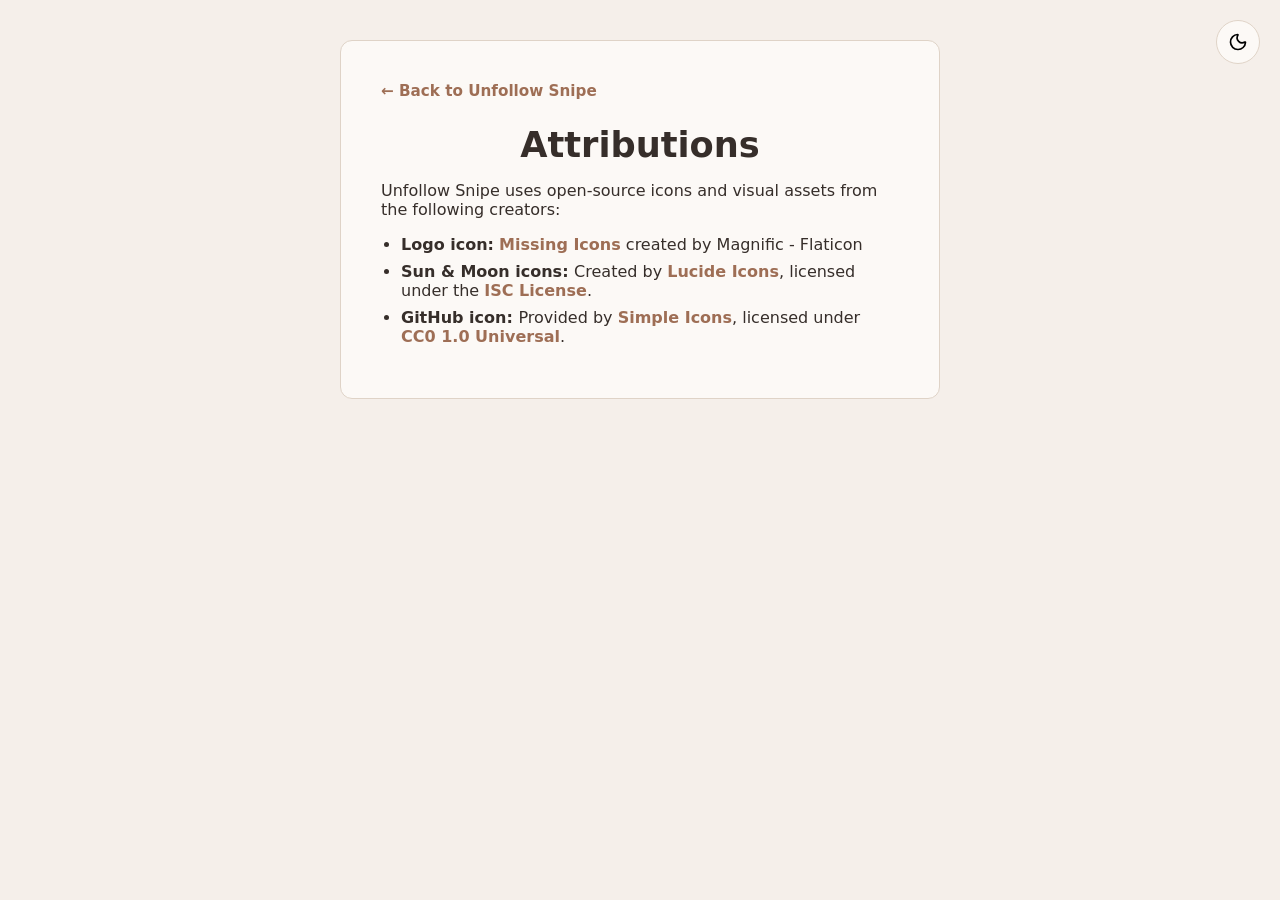
<file: attributions.html>
<!DOCTYPE html>
<html lang="en">

<head>
    <meta charset="UTF-8">
    <meta name="viewport" content="width=device-width, initial-scale=1.0">
    <meta name="theme-color" content="#885341">
    <link rel="icon" type="image/x-icon" href="assets/img/logo.png">
    <title>Attributions - Unfollow Snipe</title>

    <link rel="canonical" href="https://unfollowsnipe.com/attributions.html">

    <script type="text/javascript" src="assets/js/theme.js"></script>

    <link rel="stylesheet" href="assets/css/style.css">
    <link rel="stylesheet" href="assets/css/privacy-screen.css">
    <link rel="stylesheet" href="assets/css/layout.css">

    <!-- PWA Manifest & Theme Color -->
    <link rel="manifest" href="manifest.json">
    <meta name="theme-color" content="#885341">

    <!-- iOS Safari PWA Support -->
    <meta name="mobile-web-app-capable" content="yes">
    <meta name="apple-mobile-web-app-capable" content="yes">
    <meta name="apple-mobile-web-app-status-bar-style" content="default">
    <meta name="apple-mobile-web-app-title" content="Unfollow Snipe">
    <link rel="apple-touch-icon" href="assets/img/logo.png">
</head>

<body style="max-width: 600px; margin: 0 auto; padding: 40px 20px;">

    <main class="legal-container">
        <a href="./" class="back-link">← Back to Unfollow Snipe</a>

        <h1>Attributions</h1>
        <p>Unfollow Snipe uses open-source icons and visual assets from the following creators:</p>

        <ul>
            <li>
                <strong>Logo icon:</strong>
                <a href="https://www.flaticon.com/free-icons/missing" title="missing icons" target="_blank"
                    rel="noopener noreferrer">Missing Icons</a>
                created by Magnific - Flaticon</a>
            </li>
            <li>
                <strong>Sun & Moon icons: </strong>
                Created by <a href="https://lucide.dev/" target="_blank" rel="noopener noreferrer">Lucide Icons</a>,
                licensed under the <a href="https://opensource.org/licenses/ISC" target="_blank"
                    rel="noopener noreferrer">ISC License</a>.
            </li>
            <li>
                <strong>GitHub icon: </strong>
                Provided by <a href="https://simpleicons.org/" target="_blank" rel="noopener noreferrer">Simple
                    Icons</a>,
                licensed under <a href="https://creativecommons.org/publicdomain/zero/1.0/" target="_blank"
                    rel="noopener noreferrer">CC0 1.0 Universal</a>.
            </li>
        </ul>
    </main>

</body>

</html>
</file>
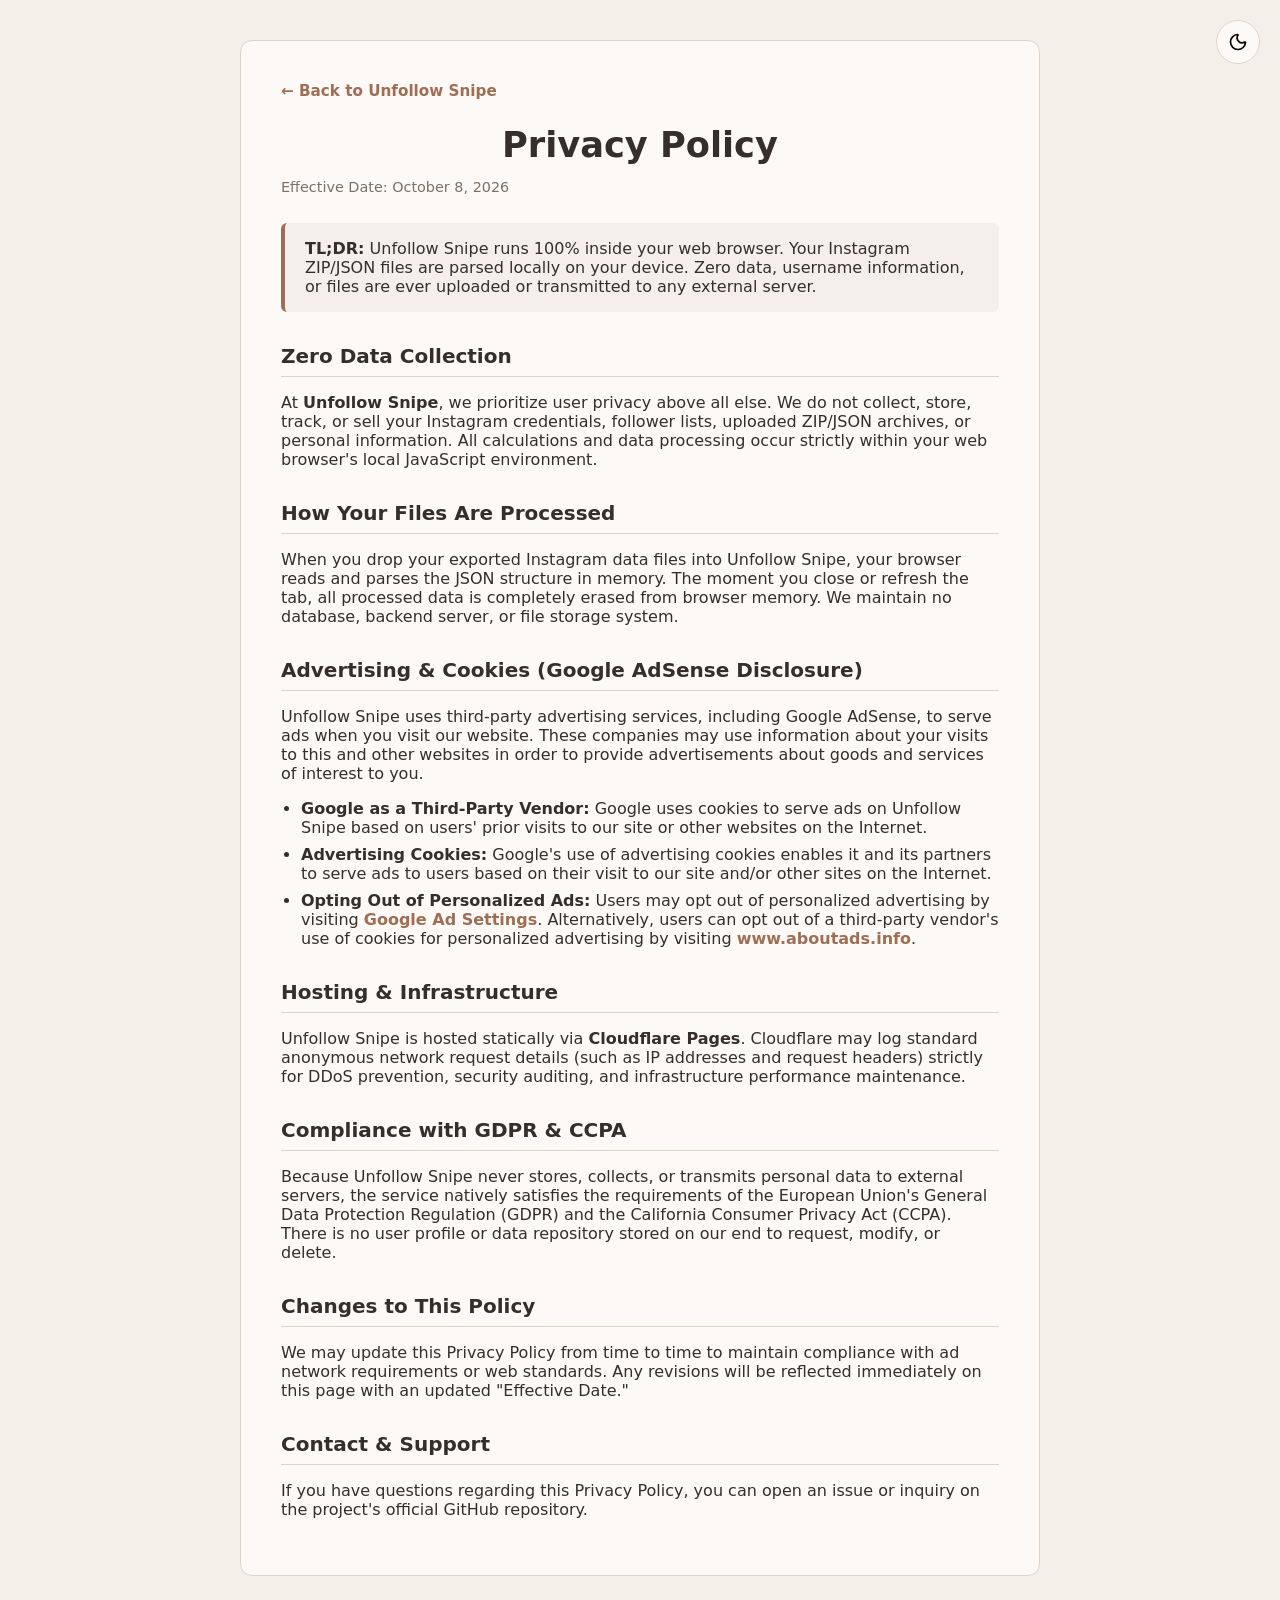
<file: privacy.html>
<!DOCTYPE html>
<html lang="en">

<head>
    <meta charset="UTF-8">
    <meta name="viewport" content="width=device-width, initial-scale=1.0">
    <meta name="theme-color" content="#885341">
    <link rel="icon" type="image/x-icon" href="assets/img/logo.png">
    <title>Privacy Policy | Unfollow Snipe</title>
    <meta name="description"
        content="Privacy Policy for Unfollow Snipe - 100% Client-Side Instagram Follower Analysis.">

    <!-- Updated Canonical URL for Clean Routing -->
    <link rel="canonical" href="https://unfollowsnipe.com/privacy">

    <script type="text/javascript" src="assets/js/theme.js"></script>

    <link rel="stylesheet" href="assets/css/style.css">
    <link rel="stylesheet" href="assets/css/layout.css">
    <link rel="stylesheet" href="assets/css/privacy-screen.css">

    <!-- PWA Manifest & Theme Color -->
    <link rel="manifest" href="manifest.json">
    <meta name="theme-color" content="#885341">

    <!-- iOS Safari PWA Support -->
    <meta name="mobile-web-app-capable" content="yes">
    <meta name="apple-mobile-web-app-capable" content="yes">
    <meta name="apple-mobile-web-app-status-bar-style" content="default">
    <meta name="apple-mobile-web-app-title" content="Unfollow Snipe">
    <link rel="apple-touch-icon" href="assets/img/logo.png">
</head>

<body>

    <main class="legal-container">
        <a href="./" class="back-link">← Back to Unfollow Snipe</a>

        <h1>Privacy Policy</h1>
        <p class="last-updated">Effective Date: October 8, 2026</p>

        <div class="highlight-box">
            <strong>TL;DR:</strong> Unfollow Snipe runs 100% inside your web browser. Your Instagram ZIP/JSON files are
            parsed locally on your device. Zero data, username information, or files are ever uploaded or transmitted to
            any external server.
        </div>

        <h2>Zero Data Collection</h2>
        <p>At <strong>Unfollow Snipe</strong>, we prioritize user privacy above all else. We do not collect, store,
            track, or sell your Instagram credentials, follower lists, uploaded ZIP/JSON archives, or personal
            information. All calculations and data processing occur strictly within your web browser's local JavaScript
            environment.</p>

        <h2>How Your Files Are Processed</h2>
        <p>When you drop your exported Instagram data files into Unfollow Snipe, your browser reads and parses the JSON
            structure in memory. The moment you close or refresh the tab, all processed data is completely erased from
            browser memory. We maintain no database, backend server, or file storage system.</p>

        <h2>Advertising & Cookies (Google AdSense Disclosure)</h2>
        <p>Unfollow Snipe uses third-party advertising services, including Google AdSense, to serve ads when you visit
            our website. These companies may use information about your visits to this and other websites in order to
            provide advertisements about goods and services of interest to you.</p>
        <ul>
            <li><strong>Google as a Third-Party Vendor:</strong> Google uses cookies to serve ads on Unfollow Snipe
                based on users' prior visits to our site or other websites on the Internet.</li>
            <li><strong>Advertising Cookies:</strong> Google's use of advertising cookies enables it and its partners to
                serve ads to users based on their visit to our site and/or other sites on the Internet.</li>
            <li><strong>Opting Out of Personalized Ads:</strong> Users may opt out of personalized advertising by
                visiting <a href="https://myadcenter.google.com/" target="_blank" rel="noopener">Google Ad Settings</a>.
                Alternatively, users can opt out of a third-party vendor's use of cookies for personalized advertising
                by visiting <a href="https://www.aboutads.info/choices/" target="_blank"
                    rel="noopener">www.aboutads.info</a>.</li>
        </ul>

        <h2>Hosting & Infrastructure</h2>
        <p>Unfollow Snipe is hosted statically via <strong>Cloudflare Pages</strong>. Cloudflare may log standard
            anonymous network request details (such as IP addresses and request headers) strictly for DDoS prevention,
            security auditing, and infrastructure performance maintenance.</p>

        <h2>Compliance with GDPR & CCPA</h2>
        <p>Because Unfollow Snipe never stores, collects, or transmits personal data to external servers, the service
            natively satisfies the requirements of the European Union's General Data Protection Regulation (GDPR) and
            the California Consumer Privacy Act (CCPA). There is no user profile or data repository stored on our end to
            request, modify, or delete.</p>

        <h2>Changes to This Policy</h2>
        <p>We may update this Privacy Policy from time to time to maintain compliance with ad network requirements or
            web standards. Any revisions will be reflected immediately on this page with an updated "Effective Date."
        </p>

        <h2>Contact & Support</h2>
        <p>If you have questions regarding this Privacy Policy, you can open an issue or inquiry on the project's
            official GitHub repository.</p>
    </main>

</body>

</html>
</file>
<file: assets/css/style.css>
:root {
    --primary-color: #9e6e55;
    --primary-hover: #82543e;
    --primary-alpha: rgba(158, 110, 85, 0.08);

    --text-main: #362e2a;
    --text-muted: #7e7067;

    --bg-body: #f5efea;
    --bg-card: #fcf9f6;
    --bg-card-subtle: #eae1d7;

    --border-color: #dfd3c7;
    --border-dashed: #c29d89;

    /* Font Family */
    --font-family: 'Plus Jakarta Sans', system-ui, -apple-system, sans-serif;
}

[data-theme="dark"] {
    --primary-color: #dcae86;
    --primary-hover: #e6ba94;
    --primary-alpha: rgba(220, 174, 134, 0.12);


    --text-main: #ebdcd0;
    --text-muted: #a6988d;

    --bg-body: #2d2724;
    --bg-card: #362f2c;
    --bg-card-subtle: #423a36;

    --border-color: #504641;
    --border-dashed: #a0785f;
}

/* System Media Query for Automatic Dark Mode */
@media (prefers-color-scheme: dark) {
    :root:not([data-theme="light"]) {
        --primary-color: #dcae86;
        --primary-hover: #e6ba94;
        --primary-alpha: rgba(220, 174, 134, 0.12);

        --text-main: #ebdcd0;
        --text-muted: #a6988d;

        --bg-body: #2d2724;
        --bg-card: #362f2c;
        --bg-card-subtle: #423a36;

        --border-color: #504641;
        --border-dashed: #a0785f;
    }
}

body {
    font-family: var(--font-family);
    color: var(--text-main);
    background-color: var(--bg-body);
    transition: background-color 0.25s ease, color 0.25s ease;
    max-width: 800px;
    margin: 40px auto;
    padding: 0 20px;
}

h1 {
    font-weight: 700;
    color: var(--primary-color);
    text-align: center;
    margin-bottom: 24px;
}

a {
    color: var(--primary-color);
    text-decoration: none;
    font-weight: 600;
}

a:hover {
    color: var(--primary-hover);
    text-decoration: underline;
}

.github-icon-wrapper {
    background-color: var(--bg-body);
    border-radius: 50%;
}

/* Icon image inside */
#git-hub-img {
    display: block;
}

[data-theme="dark"] #git-hub-img {
    filter: invert(1);
}

/* Tab Navigation */
.tabs-header {
    display: flex;
    gap: 12px;
    border-bottom: 2px solid var(--border-color);
    margin-bottom: 24px;
    justify-content: center;
}

.tab-btn {
    padding: 12px 24px;
    border: none;
    background: none;
    font-family: var(--font-family);
    font-size: 0.95rem;
    font-weight: 600;
    color: var(--text-muted);
    cursor: pointer;
    border-bottom: 3px solid transparent;
    transition: all 0.2s ease;
}

.tab-btn:hover {
    color: var(--primary-color);
}

.tab-btn.active {
    color: var(--primary-color);
    border-bottom-color: var(--primary-color);
}

.tab-content {
    display: none;
}

.tab-content.active {
    display: block;
}

/* User Card Grid */
.user-list {
    display: grid;
    grid-template-columns: repeat(auto-fill, minmax(200px, 1fr));
    gap: 16px;
}

.user-card {
    padding: 14px;
    background: var(--bg-card-subtle);
    border: 1px solid var(--border-color);
    border-radius: 8px;
    text-align: center;
    cursor: pointer;
    transition: transform 0.15s ease, box-shadow 0.15s ease, background-color 0.2s ease;
}

.user-card:hover {
    transform: translateY(-2px);
    box-shadow: 0 4px 12px rgba(0, 0, 0, 0.1);
    background-color: var(--bg-card);
}

/* Search Input */
.search-container {
    display: flex;
    justify-content: center;
    margin-bottom: 20px;
}

#search-input {
    width: 100%;
    max-width: 400px;
    padding: 12px 16px;
    font-family: var(--font-family);
    font-size: 0.95rem;
    border: 2px solid var(--border-color);
    border-radius: 8px;
    background-color: var(--bg-card);
    color: var(--text-main);
    outline: none;
    transition: border-color 0.2s ease, box-shadow 0.2s ease;
}

#search-input:hover,
#search-input:focus {
    border-color: var(--primary-color);
}

#search-input::placeholder {
    color: var(--text-muted);
}

/* Privacy Banner */
.privacy-banner {
    align-items: center;
    justify-content: center;
    max-width: 600px;
    margin: 0 auto 24px auto;
    font-size: 0.88rem;
    text-align: center;
    color: var(--text-main);
}

.privacy-icon {
    font-size: 1rem;
}

/* Footer */
.app-footer {
    text-align: center;
    font-size: 0.875rem;
    margin-top: 40px;
    padding: 24px 0;
    font-family: var(--font-family);
    color: var(--text-muted);
}

.app-footer p {
    margin: 6px 0;
}

.footer-links {
    display: flex;
    align-items: center;
    justify-content: center;
    gap: 8px;
    margin-top: 10px;
}

.footer-links .separator {
    color: var(--border-dashed);
    user-select: none;
}

.footer-link,
.github-link {
    color: var(--primary-color);
    text-decoration: none;
    font-weight: 500;
}

.footer-link:hover,
.github-link:hover {
    color: var(--primary-hover);
    text-decoration: underline;
}

.github-link {
    display: inline-flex;
    align-items: center;
    gap: 6px;
    margin: 8px 0;
}

.divider {
    color: var(--border-dashed);
}

/* Empty state messaging */
.empty-msg {
    text-align: center;
    color: var(--text-muted);
    font-size: 0.95rem;
    padding: 32px 16px;
    margin: 0;
}

/* FAQ Accordions */
.faq-section {
    margin-top: 40px;
}

.faq-title {
    font-size: 1.4rem;
    color: var(--text-main);
    margin-bottom: 20px;
    font-weight: 700;
    text-align: center;
}

.faq-list {
    display: flex;
    flex-direction: column;
    gap: 12px;
    max-width: 800px;
    margin: 0 auto;
}

.faq-item {
    background: var(--bg-card);
    border: 1px solid var(--border-color);
    border-radius: 10px;
    overflow: hidden;
    transition: border-color 0.2s ease, box-shadow 0.2s ease;
}

.faq-item:hover {
    border-color: var(--border-dashed);
}

.faq-item[open] {
    border-color: var(--border-dashed);
    border-left: 4px solid var(--primary-color);
}

.faq-question {
    font-size: 0.98rem;
    font-weight: 600;
    color: var(--text-main);
    padding: 5px 20px;
    cursor: pointer;
    list-style: none;
    display: flex;
    justify-content: space-between;
    align-items: center;
    user-select: none;
}

.faq-question::-webkit-details-marker {
    display: none;
}

.faq-question:hover {
    color: var(--primary-color);
    background-color: var(--primary-alpha);
}

.faq-icon {
    font-size: 0.75rem;
    color: var(--text-muted);
    transition: transform 0.25s ease, color 0.2s ease;
    margin-left: 12px;
}

.faq-item[open] .faq-question {
    color: var(--primary-color);
}

.faq-item[open] .faq-icon {
    transform: rotate(180deg);
    color: var(--primary-color);
}

.faq-answer {
    padding: 0 20px 18px 20px;
    color: var(--text-muted);
    font-size: 0.92rem;
    line-height: 1.65;
    border-top: 1px dashed var(--border-color);
    margin-top: 2px;
    padding-top: 14px;
}

.faq-answer p {
    margin: 0;
}

/* Floating Circular Theme Toggle Button */
.theme-btn {
    position: fixed;
    top: 20px;
    right: 20px;
    z-index: 9999;

    width: 44px;
    height: 44px;
    border-radius: 50%;

    background-color: var(--bg-card);
    border: 1px solid var(--border-color);

    display: flex;
    align-items: center;
    justify-content: center;
    cursor: pointer;
    transition: transform 0.2s ease, border-color 0.2s ease, background-color 0.25s ease;
}

.theme-btn:hover {
    border-color: var(--primary-color);
    transform: scale(1.05);
}

/* SVG Icon Inside Button */
.theme-icon {
    width: 20px;
    height: 20px;
    display: block;
    pointer-events: none;
    transition: filter 0.2s ease;
}

/* Invert black SVG paths to bright cream/white in Dark Mode */
[data-theme="dark"] .theme-icon {
    filter: invert(1) brightness(1.8);
}

/* Support OS system preference fallback */
@media (prefers-color-scheme: dark) {
    :root:not([data-theme="light"]) .theme-icon {
        filter: invert(1) brightness(1.8);
    }
}

/* Upload Section Container */
.upload-container {
    display: flex;
    flex-direction: column;
    gap: 16px;
}

/* Base Upload Card (Shared by ZIP dropzone and manual JSON cards) */
.upload-card {
    position: relative;
    padding: 28px 20px;
    border: 2px dashed var(--border-dashed);
    border-radius: 12px;
    background-color: var(--bg-card);
    text-align: center;
    cursor: pointer;
    box-sizing: border-box;

    display: flex;
    flex-direction: column;
    align-items: center;
    justify-content: center;

    transition: border-color 0.25s ease,
        background-color 0.25s ease,
        box-shadow 0.25s ease,
        transform 0.25s ease;
}

/* Unified Hover & Drag-Over Behavior across all cards */
.upload-card:hover,
.upload-card.drag-over {
    border-color: var(--primary-color);
    background-color: var(--bg-card-subtle);
    transform: translateY(-1px);
}

/* ZIP Dropzone Specific Padding */
.zip-card {
    padding: 36px 24px;
}

.zip-icon {
    font-size: 2.2rem;
    margin-bottom: 8px;
    line-height: 1;
}

.upload-title {
    color: var(--text-muted);
    margin: 0 0 4px 0 !important;
}

.upload-subtitle {
    font-size: 0.88rem !important;
    color: var(--text-muted) !important;
    margin: 0 !important;
}

/* Invisible File Input overlay for 100% card clickability */
.hidden-file-input {
    position: absolute;
    inset: 0;
    opacity: 0;
    width: 100%;
    height: 100%;
    cursor: pointer;
    z-index: 2;
}

.selected-text {
    margin-top: 10px !important;
    font-size: 0.88rem;
    font-weight: 600;
    color: var(--primary-color);
    min-height: 1.2em;
}

/* Manual JSON Accordion & Grid Layout */
.manual-upload-details {
    margin-top: 12px;
    text-align: center;
    width: 100%;
}

.manual-upload-toggle {
    font-size: 0.88rem;
    color: var(--text-muted);
    cursor: pointer;
    user-select: none;
    transition: color 0.2s ease;
}

.manual-upload-toggle:hover {
    color: var(--primary-color);
}

/* Equal 2-Column Grid for JSON Upload Cards */
.manual-json-grid {
    display: grid;
    grid-template-columns: repeat(2, 1fr);
    gap: 16px;
    margin-top: 16px;
    width: 100%;
    box-sizing: border-box;
}

.disclaimer {
    color: var(--text-muted);
    text-align: center;
    margin-bottom: 24px;
    font-size: 0.85rem;
}
</file>
<file: assets/css/privacy-screen.css>
.legal-container {
    max-width: 800px;
    margin: 0 auto;
    background: var(--bg-card);
    border: 1px solid var(--border-color);
    border-radius: 12px;
    padding: 40px;
}

.back-link {
    display: inline-block;
    margin-bottom: 24px;
    color: var(--primary-color);
    text-decoration: none;
    font-weight: 600;
    font-size: 0.95rem;
    transition: color 0.2s ease;
}

.back-link:hover {
    color: var(--primary-hover);
    text-decoration: underline;
}

.legal-container h1 {
    font-size: 2.2rem;
    color: var(--text-main);
    margin: 0 0 8px 0;
    font-weight: 700;
}

.last-updated {
    font-size: 0.9rem;
    color: var(--text-muted);
    margin-bottom: 28px;
}

.legal-container h2 {
    font-size: 1.25rem;
    margin-top: 32px;
    margin-bottom: 12px;
    border-bottom: 1px solid var(--border-color);
    padding-bottom: 8px;
    color: var(--text-main);
    font-weight: 600;
}

.highlight-box {
    background: rgba(136, 83, 65, 0.06);
    border-left: 4px solid var(--primary-color);
    border-radius: 6px;
    padding: 16px 20px;
    margin: 24px 0;
    color: var(--text-main);
}

.legal-container ul {
    padding-left: 20px;
    margin: 12px 0;
}

.legal-container li {
    margin-bottom: 8px;
}

@media (max-width: 640px) {
    .legal-container {
        padding: 24px 18px;
    }

    .legal-container h1 {
        font-size: 1.75rem;
    }
}
</file>
<file: assets/css/layout.css>
@media (max-width: 680px) {
    .upload-container {
        max-width: 100%;
    }

    .manual-json-grid {
        grid-template-columns: 1fr;
    }
}

@media (max-width: 480px) {

    /* Buy Me a Coffee Popup Scaling for Mobile */
    #bmc-container,
    iframe[src*="buymeacoffee.com"],
    div[id^="bmc-"] {
        max-width: 85vw !important;
        transform: scale(0.9) !important;
    }

    .theme-btn {
        top: 14px;
        right: 14px;
        width: 38px;
        height: 38px;
    }

    .theme-icon {
        width: 18px;
        height: 18px;
    }
}
</file>
